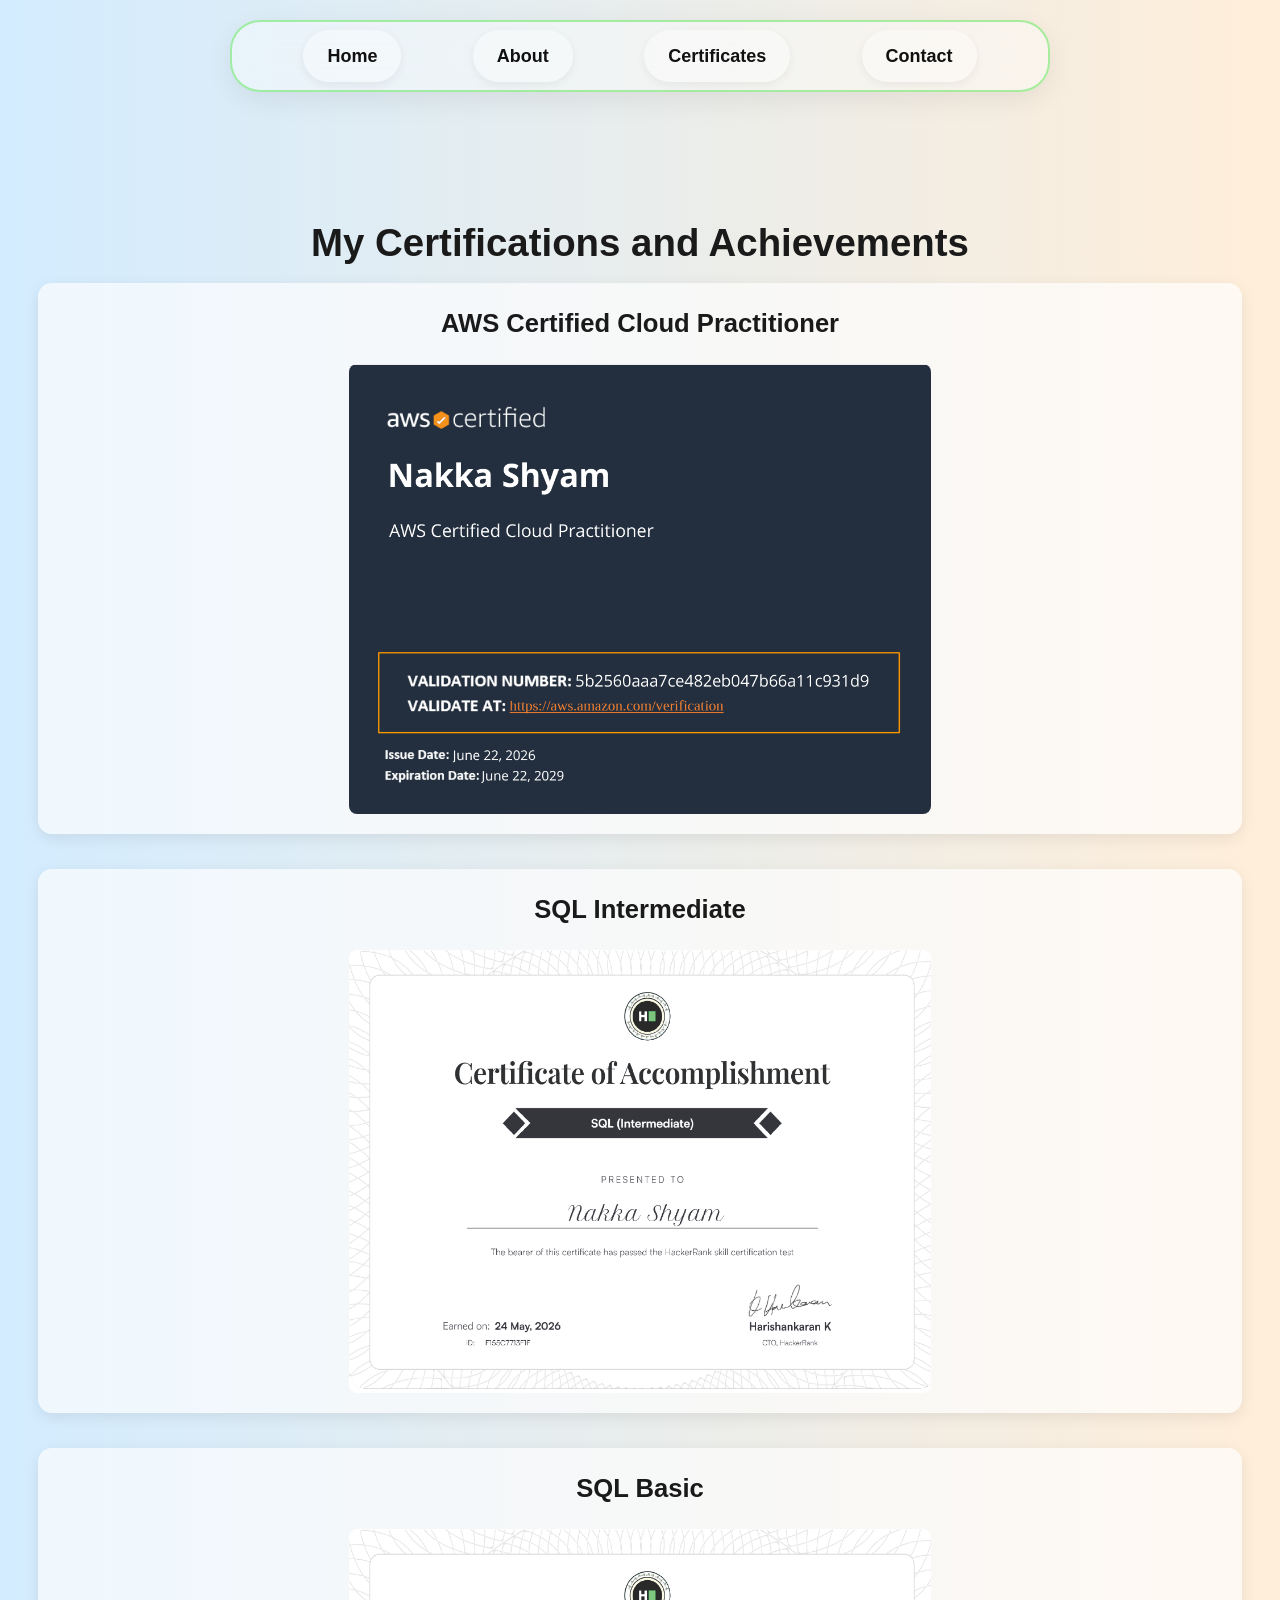
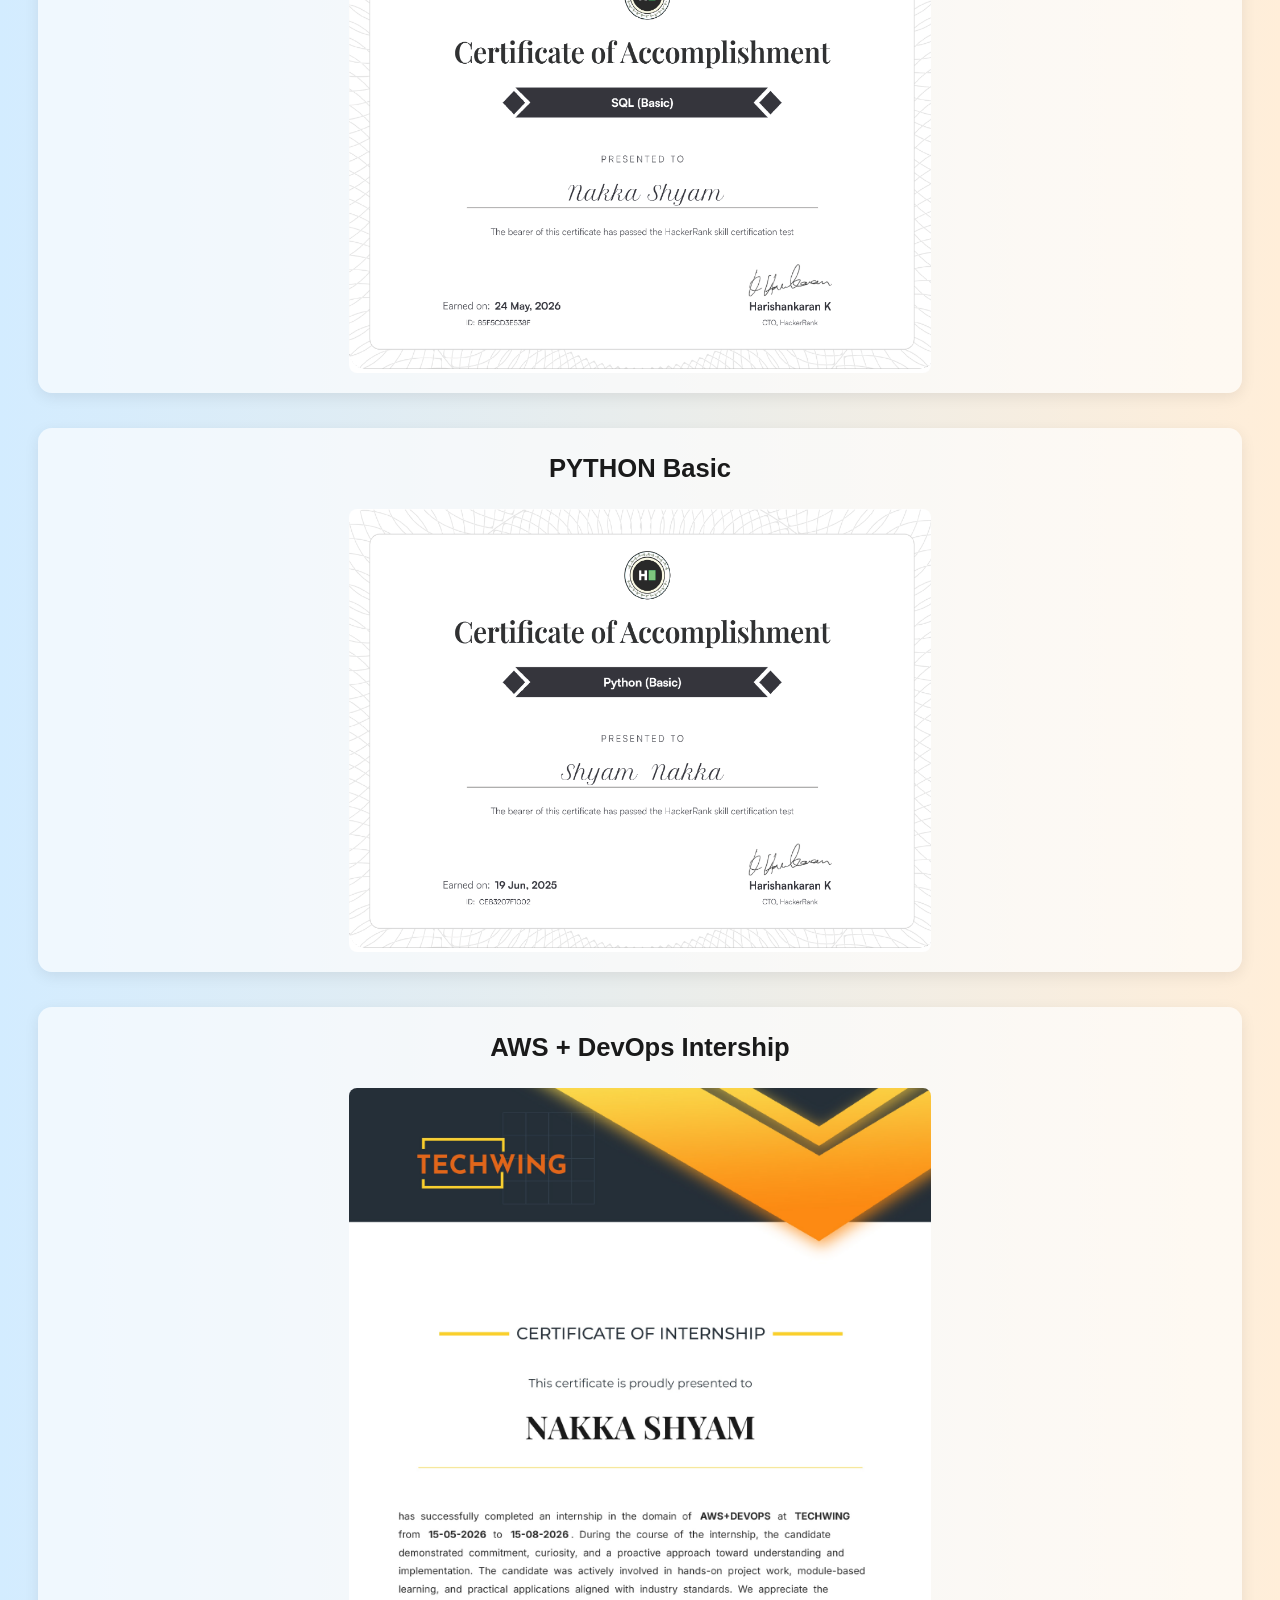
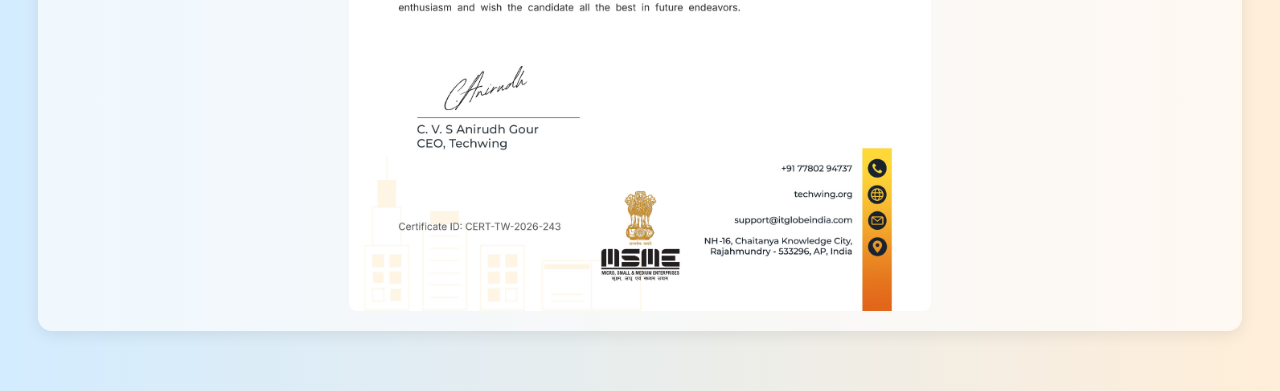
<file: certificates.html>
<!DOCTYPE html>
<html lang="en">
<head>
    <meta charset="UTF-8">
    <meta name="viewport" content="width=device-width, initial-scale=1.0">

    <title>My Certificates</title>

    <link rel="stylesheet" href="style.css">

    <style>
        .certificates {
            width: 100%;
            max-width: 1500px;
            margin: 100px auto 40px;
            padding: 20px 3%;
            box-sizing: border-box;
        }

        .certificates h1 {
            text-align: center;
            margin-bottom: 10px;
            font-size: clamp(28px, 3vw, 42px);
        }

        .certificates > p {
            text-align: center;
            margin-bottom: 35px;
            font-size: 18px;
        }

        .certificate-list {
            display: flex;
            flex-direction: column;
            gap: 35px;
            width: 100%;
        }

        .certificate-item {
            width: 100%;
            box-sizing: border-box;
            padding: 20px;
            border-radius: 14px;
            background: rgba(255, 255, 255, 0.65);
            box-shadow: 0 4px 15px rgba(0, 0, 0, 0.08);
        }

        .certificate-item h2 {
            margin: 0 0 20px;
            font-size: clamp(18px, 2vw, 26px);
            text-align: center;
        }

        
        .certificate-image {
            display: block;
            width: 50%;
            max-width: 100%;
            height: auto;
            object-fit: contain;
            margin: 0 auto;
            border-radius: 8px;
        }

       
        @media (max-width: 768px) {
            .certificates {
                margin: 75px auto 30px;
                padding: 10px;
            }

            .certificates > p {
                font-size: 16px;
                margin-bottom: 25px;
            }

            .certificate-list {
                gap: 24px;
            }

            .certificate-item {
                padding: 8px;
                border-radius: 10px;
            }

            .certificate-item h2 {
                margin-bottom: 12px;
            }
        }
    </style>
</head>

<body>

    
    <nav class="nav">
        <a href="index.html">Home</a>
        <a href="index.html#about">About</a>
        <a href="certificates.html">Certificates</a>
        <a href="index.html#contact">Contact</a>
    </nav>

    
    <section class="certificates">

        <h1>My Certifications and Achievements</h1>
        

        <div class="certificate-list">

            
            <div class="certificate-item">
                <h2>AWS Certified Cloud Practitioner</h2>

                <img
                    src="./certificatesdata/aws certified cloud practitioner.png"
                    alt="AWS Certified Cloud Practitioner Certificate"
                    class="certificate-image">
            </div>

            
            <div class="certificate-item">
                <h2>SQL Intermediate</h2>

                <img
                    src="./certificatesdata/sql intermediate.png"
                    alt="SQL Intermediate"
                    class="certificate-image">
            </div>

            <div class="certificate-item">
                <h2>SQL Basic</h2>

                <img
                    src="./certificatesdata/sql basic.png"
                    alt="SQL Basic"
                    class="certificate-image">
            </div>

            <div class="certificate-item">
                <h2>PYTHON Basic</h2>

                <img
                    src="./certificatesdata/python basic.png"
                    alt="PYTHON Basic"
                    class="certificate-image">
            </div>

            <div class="certificate-item">
                <h2>AWS + DevOps Intership</h2>

                <img
                    src="./certificatesdata/internship.png"
                    alt="Intership"
                    class="certificate-image">
            </div>

        </div>
    </section>

</body>
</html>
</file>
<file: style.css>
*{

    margin:0px;

   box-sizing: border-box;

}

html {
    scroll-behavior: smooth;
    scroll-padding-top: 115px;
}

body{

   font-family: 'Poppins', sans-serif;

   display: flex;

   flex-direction: column;

   width: 100%;

   line-height: 1.6;

   color: #1a1a1a;

   background: #D3ECFF;

   background: linear-gradient(to right, #D3ECFF 0%, #FFEED9 100%);



   

}

.nav{

   display: flex; 

   justify-content: space-evenly;

   align-items: center;

   border-radius: 30px;

   height: 72px;

   width: min(82%, 820px);

   margin: 20px auto 0;

   position: sticky;

   top: 18px;

   z-index: 100;

   background: rgba(255, 255, 255, 0.38);

   backdrop-filter: blur(16px);

   -webkit-backdrop-filter: blur(16px);

   border: 2px solid rgba(99, 230, 92, 0.55);

   box-shadow: 0 8px 28px rgba(0, 0, 0, 0.07);

}


.nav a {
    display: inline-block;
    padding: 12px 24px;
    border-radius: 50px;

    font-size: 18px;
    font-weight: bold;
    color: #111;
    text-decoration: none;

    background: rgba(255, 255, 255, 0.35);
    box-shadow: 0 3px 10px rgba(0, 0, 0, 0.06);

    transition: all 0.3s ease;
}

/* Hover effect */
.nav a:hover {
    background: rgb(153, 236, 153);
    color: white;
    box-shadow: 0 5px 14px rgba(0, 0, 0, 0.14);
    transform: translateY(-2px);
    border: 2px solid black;

}

/* Click effect */
.nav a:active {
    transform: scale(0.96);
}

.intro{

   min-height:500px;

   width:100%;

    display: flex;

    justify-content: center;

    align-items: center;

    gap: clamp(1.5rem, 4vw, 3.5rem);

    padding: 2rem 4%;

   

    

}

.intro-left h1 {
    font-size: clamp(1.6rem, 3.5vw, 2.4rem);
    line-height: 1.35;
}

.intro-right{
    width: min(36%, 360px);
    height: 400px;
    background-image: url("./data/shyam\ profile.png");
    background-position: center;
    background-size: contain;
    background-repeat: no-repeat;
    flex-shrink: 0;
    opacity: 0;
    animation: heroImageIn 1s cubic-bezier(0.22, 1, 0.36, 1) 0.15s forwards;
    position: relative;
}
.intro-right::after {
    content: "";
    position: absolute;

    width: 100%;          
    height: 8px;         
    background-color: black;

    bottom: 20px;           
    left: 0;
}


@media (max-width: 768px) {
    .intro-right {
        position: relative;
    }

    .intro-right::after {
        bottom: 10px; 
        left: 50%;
        transform: translateX(-50%);
        width: 100%;
        height: 6px;
    }
}

.intro-left{
    width: auto;
    max-width: 520px;
    flex-shrink: 1;
    opacity: 0;
    animation: heroTextIn 0.9s cubic-bezier(0.22, 1, 0.36, 1) 0.45s forwards;
}

@keyframes heroImageIn {
    from {
        opacity: 0;
        transform: translateY(36px) scale(0.94);
    }
    to {
        opacity: 1;
        transform: translateY(0) scale(1);
    }
}

@keyframes heroTextIn {
    from {
        opacity: 0;
        transform: translateX(28px);
    }
    to {
        opacity: 1;
        transform: translateX(0);
    }
}

.skills-section{

    min-height: auto;

    margin-top:40px;

    padding: 0 2% 1.5rem;

}

.skill-header{

    min-height: 40px;

    padding: 1rem 0 1.5rem;

    text-align: center;

    font-family: 'Inter', sans-serif;

}

.skill-header h1,
.code-header h1,
.experince-header h1,
.education-header h1,
.tech-header h1 {
    font-size: 2rem;
    color: #1f7a1f;
}

.container {
    display: flex;
    justify-content: space-between;
    align-items: stretch;

    height: auto;
    min-height: 480px;
    max-height: none;

    padding: 0 1rem;
    gap: 0;
}

.skill-left{

    width:40%;

    display: flex;

    justify-content: center;

    align-items: center;

}

.skill-left img{

    width:95%;

    max-height: 100%;

    object-fit: contain;

    transform: scaleX(-1);



}

.skill-line{

    width:5px;

    min-width: 5px;

    background-color: black;

    align-self: stretch;

    flex-shrink: 0;

    border-radius: 2px;

}

.skill-content {
    width: 60%;
    height: auto;
    min-width: 0;

    display: flex;
    flex-direction: column;
    justify-content: flex-start;

    padding-left: 70px;
    padding-top: 12px;
    padding-bottom: 12px;

    gap: 1rem;
    overflow: visible;
    position: relative;
}

.skill-list li::marker {
    color:  #1f7a1f;
    font-size: 1.3em;
}


.div-1 h1,
.div-2 h1,
.div-3 h1 {
    font-size: 1.15rem;
    margin-bottom: 0.5rem;
    color: #145214;
}

.div-1 p,
.div-2 p,
.div-3 p {
    font-family: 'Inter', sans-serif;
    font-size: 0.88rem;
    line-height: 1.55;
}


.div-1,
.div-2,
.div-3 {
    width: 80%;
    flex: 0 0 auto;
    min-height: auto;
    min-width: 0;

    margin-bottom: 0;
    padding: 1rem 1.25rem;

    border-radius: 12px;
    box-shadow: 0 6px 20px rgba(0, 0, 0, 0.07);

    display: flex;
    flex-direction: column;
    justify-content: center;

    overflow-wrap: anywhere;
    position: relative;
}

/* Keep your original background colors */
.div-1 {
    /*background-color: lightblue;*/
    align-items: flex-start;
    border: 2px solid rgb(81, 170, 200);
}

.div-2 {
    /*background-color: pink;*/
    border: 2px solid rgb(81, 170, 200);;
}

.div-3 {
    /*background-color: lightgreen;*/
    border: 2px solid rgb(81, 170, 200);
}


.div-1::before,

.div-2::before,

.div-3::before{

    content:"";

    position: absolute;

    left:-70px;

    top:50%;

    transform:translateY(-50%);

    width:70px;

    height:5px;

    background-color: black;

    z-index: 2;

    border-radius: 1px;

}

.coding-profiles{

    height: auto;

    margin-top:50px;

    padding: 0 3% 2rem;



}

.code-header{

    text-align: center;

    padding: 1rem 0 1.5rem;

    

}

.layouts{

    display: flex;

    justify-content: space-evenly;

    flex-wrap: wrap;

    gap: 20px;

    height:auto;



}

.platform{

    display: flex;

    justify-content: center;

    align-items: center;

    width:150px;

    height: 200px;

    transition: transform 0.12s ease, box-shadow 0.12s ease, background-color 0.12s ease;

    background-color: white;

    border-radius: 10px;

}

.platform:hover{

    transform: translateY(-10px) scale(1.03);

    box-shadow: 0 15px 30px rgba(0, 0, 0, 0.25);

    background-color: #f5faff;

}

.platform img{

    background-color: white;

    height: 100%;

    width: 100%;

    object-fit: contain;

    padding: 12px;

    border-radius: 8px;

    /* padding-top: 25px; */

}


.layouts div{

    height: 200px;

    width: 150px;

}

.experince-section{

    min-height:500px;

    margin-top:50px;

    padding: 0 2%;

}

.experince-header{

    min-height:60px;

    text-align: center;

    padding: 1rem 0 1.5rem;

    ;

}
.experince-container {
    display: flex;
    align-items: center;
    justify-content: center;
    gap: 0;
    width: 90%;
    max-width: 1400px;
    margin: 30px auto 0;
}
.experince-left {
    width: 50%;
    min-height: 400px;
    box-sizing: border-box;
    background-color: #e0ffe0;
    padding: 2rem;
    border-left: 4px solid green;
    border-radius: 12px 0 0 12px;
    box-shadow: 0 6px 20px rgba(0, 0, 0, 0.07);

    display: flex;
    flex-direction: column;
    justify-content: center;
    gap: 12px;
}

.experince-left h1 {
    font-size: 1.35rem;
    margin: 0 0 4px;
    color: rgb(43, 41, 41);
    line-height: 1.4;
}

.experince-left h3 {
    font-family: 'Inter', sans-serif;
    font-size: 1rem;
    color: rgb(108, 90, 90);
   margin: 0 0 8px;
}

.experince-left p {
    font-family: 'Inter', sans-serif;
    font-size: 0.95rem;
    line-height: 1.6;
    margin: 0;
}

.intern li::marker {
    color: #1f7a1f;
    font-size: 1.3em;
}
.experince-right {
    width: 50%;
    height: 400px;
    min-height: 0;
    overflow: hidden;
    border-radius: 0 12px 12px 0;
}

.experince-right img {
    width: 100%;
    height: 100%;
    display: block;
    object-fit: cover;
    object-position: center;
}

.education-section{

    min-height:650px;

    margin-top: 50PX;

    padding: 0 2% 2rem;

}

.education-header{

    min-height:50px;

    text-align: center;

    padding: 1rem 0 1.5rem;

}

.btech{

    display:flex;

    justify-content: space-evenly;

    min-height:200px;

    margin-bottom: 1rem;

    background: rgba(255, 255, 255, 0.55);

    border-radius: 10px;

    box-shadow: 0 4px 14px rgba(0, 0, 0, 0.05);
}

.btech-year{

   /* background-color: lightsteelblue;*/

     display: flex;

     justify-content: center;

      align-items: center;

    width: 20%;

    font-family: 'Inter', sans-serif;

    font-weight: 600;

    color: #1f7a1f;



}

.btech-details{

    width: 40%;

    display: flex;

     justify-content: center;

      align-items: center;

     flex-direction: column;

     padding: 1rem;

     text-align: center;

}

.btech-details p,
.inter-details p,
.ten-details p {
    font-family: 'Inter', sans-serif;
    margin-top: 0.35rem;
}

.btech-percentage{

    width: 40%;

    /*background-color: pink;*/

    display: flex;

     justify-content: right;

      align-items: center;

     

}

.inter{

    display:flex;

    justify-content: space-evenly;

    min-height:200px;

    margin-bottom: 1rem;

    background: rgba(255, 255, 255, 0.55);

    border-radius: 10px;

    box-shadow: 0 4px 14px rgba(0, 0, 0, 0.05);

}

.inter-year{

    width: 20%;

    /*background-color: pink;*/

    display: flex;

     justify-content: center;

      align-items: center;

    font-family: 'Inter', sans-serif;

    font-weight: 600;

    color: #1f7a1f;

}



.inter-details{

    width: 40%;

     /*background-color: lightsteelblue;*/

     display: flex;

     justify-content: center;

      align-items: center;

     flex-direction: column;

}

.inter-percentage{

    width: 40%;

    /* background-color: lightgreen;*/

      display: flex;

     justify-content: right;

      align-items: center;



}

.ten{

    display:flex;

    justify-content: space-evenly;

    min-height:200px;

    background: rgba(255, 255, 255, 0.55);

    border-radius: 10px;

    box-shadow: 0 4px 14px rgba(0, 0, 0, 0.05);



}

.ten-year{

    width: 20%;
    display: flex;

     justify-content: center;

      align-items: center;

    font-family: 'Inter', sans-serif;

    font-weight: 600;

    color: #1f7a1f;

}

.ten-details{

    width: 40%;

     /*background-color: pink;*/

     display: flex;

     justify-content: center;

      align-items: center;

     flex-direction: column;

     

}
.ten-percentage{

    width: 40%;

    display: flex;

    justify-content: right;

    align-items: center;



}

.btech-percentage,.inter-percentage,.ten-percentage p{

    padding-right: 25px;

}



.techs{

    height: auto;

    margin-top: 50px;

    padding: 0 3% 3rem;



}

.tech-header{

    min-height:50px;

    padding: 1rem 0 1.5rem;



}

.tech-layouts{

    display: flex;

    flex-wrap: wrap;

    justify-content: center;

    align-items: center;

    gap: 80px;

    height:auto;



}

.tech{

    width:150px;

    height:150px;

    background-color: white;
    transition: transform 0.12s ease, box-shadow 0.12s ease, background-color 0.12s ease;

    border-radius: 10px;

    

}


.tech:hover{
    background-color:  #f5faff;

    transform: translateY(-10px) scale(1.04);

    box-shadow: 0 15px 30px rgba(0, 0, 0, 0.25);

}

.contact-section {

  padding: 100px 10%;

  height: auto;

  text-align: center;

  margin-top: 50px;

}





.contact-title {

  font-size: 2.5rem;

  color: #1f7a1f;

  margin-bottom: 60px;

}





.contact-form {

  max-width: 900px;

  margin:auto;

  text-align: left;

}





.form-row {

  display: flex;

  gap: 40px;

  margin-bottom: 40px;

  

}





.contact-form input,

.contact-form textarea {

  width: 100%;

  border: none;

  border-bottom: 2px solid #aaa;

  padding: 12px 5px;

  font-size: 1rem;

  background: transparent;

  outline: none;

}

.contact-form textarea {

  resize: none;

  height: 120px;

}

.send-btn {

  background-color: #1f7a1f;

  color: white;

  padding: 12px 30px;

  border: none;

  border-radius: 30px;

  font-size: 1rem;

  cursor: pointer;

  transition: background 0.3s;

}



.send-btn:hover {

  background-color: #145214;

}

.footer{

    min-height: 200px;

    margin-top: 50px;

}

.footer-details{

    min-height: 130px;

    display: flex;

    align-items: center;

    padding: 1.5rem 4%;

    



}

.footer-right{

    width:60%;

    min-height:130px;

    padding-right: 1.5rem;

}

.footer-right p {
    font-family: 'Inter', sans-serif;
    color: #444;
    margin-top: 0.5rem;
}

.footer-left{

    width: 40%;

    height: 130px;

}

.end-card{

    background-color: black;

    height:70px ;

    color: white;

    text-align: center;

    justify-content: center;

    display: flex;

    align-items: center;

}

h1{

    font-family: 'Poppins', sans-serif;

}

.tech{

    display: flex;

    justify-content:center ;

    flex-direction: column;

    align-items: center;

}

.tech-layouts img{

    height: 90px;

}

.tech-header{

    text-align: center;
}

.footer-right h2{

    font-size: 18px;

    text-align: left;

    align-items: center;

}

.footer-left{

    display: flex;

    justify-content: center;

    gap: 20px;

    padding-top: 20px;

}

.footer-left a{

    color: blue;

    font-size: 20px;

}

.footer-left i:hover{

    color: red;
}

.reveal {
    opacity: 0;
    transition:
        opacity 0.9s cubic-bezier(0.22, 1, 0.36, 1),
        transform 0.9s cubic-bezier(0.22, 1, 0.36, 1),
        filter 0.75s cubic-bezier(0.22, 1, 0.36, 1);
    transition-delay: var(--reveal-delay, 0.2s);
    will-change: opacity, transform;
    backface-visibility: hidden;
}

.reveal-up {
    transform: translate3d(0, 65px, 0);
}

.reveal-down {
    transform: translate3d(0, -65px, 0);
}

.reveal-left {
    transform: translate3d(-75px, 0, 0);
}

.reveal-right {
    transform: translate3d(75px, 0, 0);
}

.reveal-scale {
    transform: translate3d(0, 0, 0) scale(0.82);
    filter: blur(4px);
}

.reveal-visible {
    opacity: 1 !important;
    transform: translate3d(0, 0, 0) scale(1) !important;
    filter: none !important;
}

.platform.reveal-visible:hover {
    transform: translateY(-10px) scale(1.03) !important;
}

.tech.reveal-visible:hover {
    transform: translateY(-10px) scale(1.04) !important;
}

.footer,
.footer-details,
.footer-right,
.footer-left,
.end-card {
    opacity: 1 !important;
    transform: none !important;
    filter: none !important;
    transition: none !important;
}

@media (prefers-reduced-motion: reduce) {
    .reveal {
        opacity: 1 !important;
        transform: none !important;
        filter: none !important;
        transition: none !important;
    }

    .intro-right,
    .intro-left {
        animation: none !important;
        opacity: 1 !important;
        transform: none !important;
    }
}

@media (max-width: 1024px) {
    html {
        scroll-padding-top: 105px;
    }

    .nav {
        width: min(90%, 760px);
        height: 68px;
    }

    .nav a {
        font-size: 16px;
    }

    .container {
        height: auto;
        min-height: 520px;
        max-height: none;
    }

    .skill-content {
        padding-left: 50px;
    }

    .div-1::before,
    .div-2::before,
    .div-3::before {
        left: -50px;
        width: 50px;
    }

    .experince-container {
        padding-left: 30px;
        padding-right: 30px;
    }

    .tech-layouts {
        gap: 50px;
    }

    .contact-section {
        padding: 80px 6%;
    }
}

/* Tablets */
@media (max-width: 768px) {
    html {
        scroll-padding-top: 100px;
    }

    .nav {
        width: min(94%, 640px);
        height: auto;
        min-height: 60px;
        padding: 10px 12px;
        flex-wrap: wrap;
        gap: 6px 10px;
        top: 12px;
        margin-top: 12px;
    }

    .nav a {
        font-size: 14px;
        padding: 4px 8px;
    }

    .intro {
        flex-direction: column;
        min-height: auto;
        padding: 2rem 5% 3rem;
        text-align: center;
    }

    .intro-right {
        width: min(280px, 75vw);
        height: 320px;
        order: 1;
    }

    .intro-left {
        width: 100%;
        max-width: 100%;
        order: 2;
    }

    @keyframes heroTextIn {
        from {
            opacity: 0;
            transform: translateY(20px);
        }
        to {
            opacity: 1;
            transform: translateY(0);
        }
    }

    .skill-header h1,
    .code-header h1,
    .experince-header h1,
    .education-header h1,
    .tech-header h1 {
        font-size: 1.65rem;
    }

    .container {
        flex-direction: column;
        align-items: center;
        min-height: auto;
        padding: 0 0.5rem;
    }

    .skill-left {
        width: 100%;
        max-width: 320px;
        padding: 0.5rem 0 1rem;
    }

    .skill-left img {
        width: 80%;
        max-height: 220px;
    }

    .skill-line {
        width: 80%;
        height: 5px;
        min-width: unset;
        align-self: center;
    }

    .skill-content {
        width: 100%;
        height: auto;
        padding-left: 0;
        padding-top: 1rem;
        gap: 1rem;
    }

    .div-1,
    .div-2,
    .div-3 {
        width: 100%;
        flex: none;
        min-height: auto;
    }

    .div-1::before,
    .div-2::before,
    .div-3::before {
        display: none;
    }

    .platform {
        width: 130px;
        height: 170px;
    }
    .layouts {
        display: grid;
        grid-template-columns: repeat(2, minmax(0, 1fr));
        gap: 16px;
        justify-items: center;
    }

    .platform {
        width: 100%;
        max-width: 150px;
        height: 170px;
    }

    .experince-section {
        min-height: auto;
        padding: 0 4%;
    }

    .experince-container {
        flex-direction: column;
        padding-left: 0;
        padding-right: 0;
        gap: 1.25rem;
    }

    .experince-left,
    .experince-right {
        width: 100%;
        min-height: auto;
    }

    .experince-right {
        min-height: 200px;
    }

    .education-section {
        min-height: auto;
        padding: 0 4% 2rem;
    }

    .btech,
    .inter,
    .ten {
        flex-direction: column;
        min-height: auto;
        text-align: center;
    }

    .btech-year,
    .inter-year,
    .ten-year,
    .btech-details,
    .inter-details,
    .ten-details,
    .btech-percentage,
    .inter-percentage,
    .ten-percentage {
        width: 100%;
        padding: 0.75rem 1rem;
    }

    .btech-percentage,
    .inter-percentage,
    .ten-percentage {
        justify-content: center;
    }

    .btech-percentage p,
    .inter-percentage p,
    .ten-percentage p {
        padding-right: 0;
    }

    .tech-layouts {
        gap: 28px;
    }

    .tech {
        width: 120px;
        height: 120px;
    }

    .tech-layouts img {
        height: 70px;
    }

    .contact-section {
        padding: 60px 5%;
        margin-top: 30px;
    }

    .contact-title {
        font-size: 1.85rem;
        margin-bottom: 40px;
    }

    .form-row {
        flex-direction: column;
        gap: 0;
        margin-bottom: 28px;
    }

    .footer-details {
        flex-direction: column;
        text-align: center;
        padding: 1.5rem 5%;
        gap: 1rem;
    }

    .footer-right,
    .footer-left {
        width: 100%;
        min-height: auto;
        padding-right: 0;
    }

    .footer-right h2 {
        text-align: center;
        font-size: 16px;
    }

    .footer-left {
        height: auto;
        padding-top: 0;
    }
}

/* Mobile phones */
@media (max-width: 480px) {
    html {
        scroll-padding-top: 92px;
    }

    .nav {
        width: calc(100% - 20px);
        border-radius: 22px;
        justify-content: center;
        top: 10px;
        margin-top: 10px;
    }

    .nav a {
        font-size: 12px;
        padding: 3px 6px;
    }

    .intro {
        padding: 1.5rem 4% 2.5rem;
        gap: 1rem;
    }

    .intro-right {
        width: min(240px, 85vw);
        height: 260px;
    }

    .intro-left h1 {
        font-size: 1.45rem;
    }

    .skills-section,
    .coding-profiles,
    .experince-section,
    .education-section,
    .techs {
        padding-left: 4%;
        padding-right: 4%;
    }

    .div-1,
    .div-2,
    .div-3 {
        padding: 0.85rem 1rem;
    }

    .div-1 h1,
    .div-2 h1,
    .div-3 h1 {
        font-size: 1.05rem;
    }

    .div-1 p,
    .div-2 p,
    .div-3 p {
        font-size: 0.82rem;
    }

    .platform {
        width: 110px;
        height: 145px;
    }

    .platform img {
        padding: 8px;
    }

    .experince-left {
        padding: 1.25rem;
    }

    .experince-left h1 {
        font-size: 1.15rem;
    }

    .tech-layouts {
        display: grid;
        grid-template-columns: repeat(2, minmax(0, 1fr));
        gap: 18px;
        justify-items: center;
        align-items: stretch;
    }

    .tech {
        width: 100%;
        max-width: 150px;
        height: 150px;
    }

    .tech-layouts img {
        height: 70px;
        max-width: 100%;
        object-fit: contain;
    }

    .tech p {
        font-size: 0.8rem;
        text-align: center;
    }
        

    .contact-title {
        font-size: 1.5rem;
    }

    .contact-section {
        padding: 50px 4%;
    }

    .send-btn {
        width: 100%;
    }

    .end-card p {
        font-size: 0.85rem;
        padding: 0 1rem;
    }
}
@media (max-width: 360px) {
    .nav a {
        font-size: 11px;
    }

    .intro-left h1 {
        font-size: 1.3rem;
    }

    .platform {
        width: 100px;
        height: 130px;
    }
}

@media (max-width: 768px) {
    .experince-container {
        width: 90%;
        margin: 24px auto 0;
        flex-direction: column;
        align-items: stretch;
        gap: 0;
    }

    .experince-left {
        width: 100%;
        min-height: auto;
        padding: 1.5rem;
        border-radius: 12px 12px 0 0;
        gap: 12px;
    }

    .experince-left h1 {
        font-size: 1.25rem;
        line-height: 1.4;
    }

    .experince-left h3 {
        font-size: 0.95rem;
    }

    .experince-left p {
        font-size: 0.9rem;
        line-height: 1.6;
    }

    .experince-right {
        width: 100%;
        height: 280px;
        border-radius: 0 0 12px 12px;
    }
}

@media (max-width: 480px) {
    .experince-container {
        width: 92%;
        margin-top: 20px;
    }

    .experince-left {
        padding: 1.2rem;
    }

    .experince-left h1 {
        font-size: 1.1rem;
    }

    .experince-right {
        height: 220px;
    }
}

html,
body {
    max-width: 100%;
    overflow-x: clip;
}
</file>
